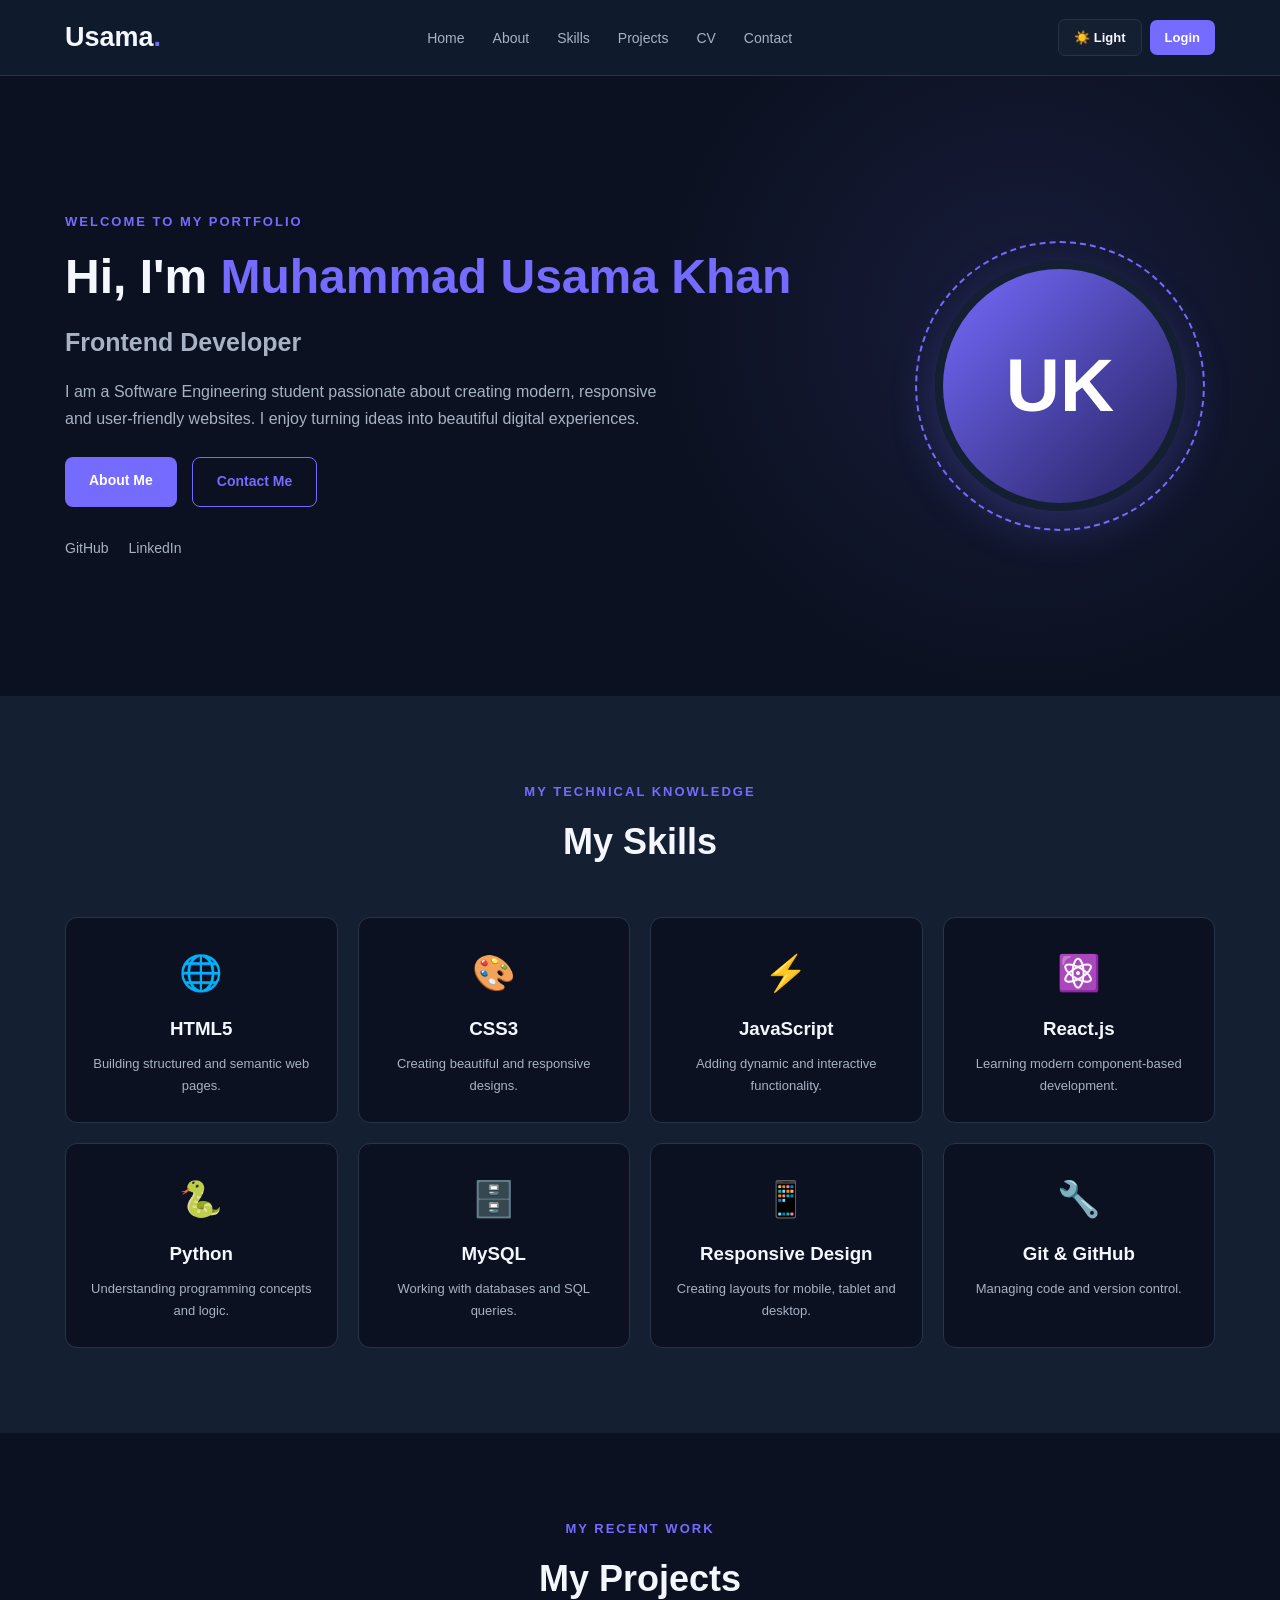
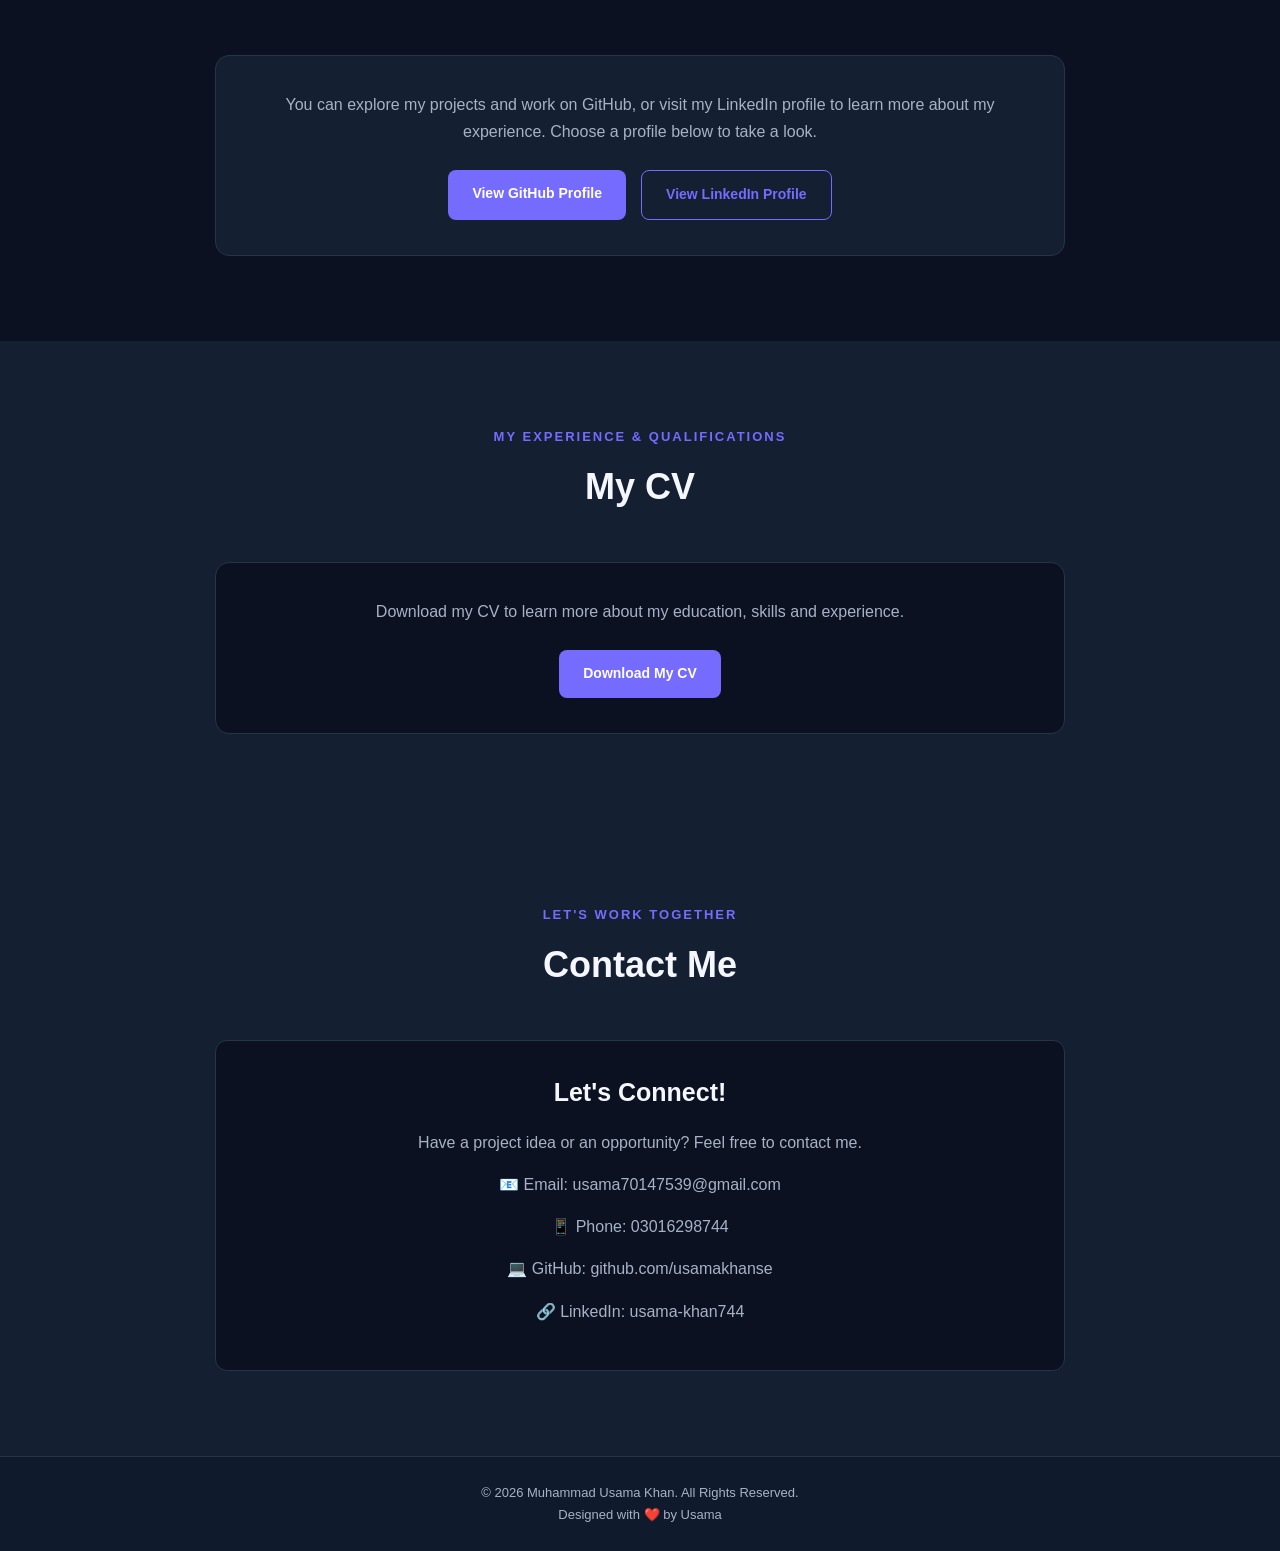
<file: index.html>
<!DOCTYPE html>
<html lang="en">
<head>
    <meta charset="UTF-8">
    <meta name="viewport" content="width=device-width, initial-scale=1.0">
    <meta name="description" content="Muhammad Usama Khan - Frontend Developer Portfolio">
    <title>Muhammad Usama Khan | Portfolio</title>

    <link rel="stylesheet" href="index.css">
</head>
<body>

    <!-- Navbar -->
    <header>
        <nav class="navbar container">
            <a href="#home" class="logo">Usama<span>.</span></a>

            <ul class="nav-links" id="navLinks">
                <li><a href="#home">Home</a></li>
                <li><a href="about.html">About</a></li>
                <li><a href="#skills">Skills</a></li>
                <li><a href="#projects">Projects</a></li>
                <li><a href="#cv">CV</a></li>
                <li><a href="#contact">Contact</a></li>
            </ul>

            <div class="nav-actions">
                <button id="themeToggle" class="theme-btn">
                    ☀️ Light
                </button>

                <button id="authBtn" class="auth-btn">
                    Login
                </button>

                <button class="menu-btn" id="menuBtn">☰</button>
            </div>
        </nav>
    </header>

    <!-- Hero Section -->
    <section class="hero" id="home">
        <div class="container hero-content">

            <div class="hero-text">
                <p class="welcome">WELCOME TO MY PORTFOLIO</p>

                <h1>Hi, I'm <span>Muhammad Usama Khan</span></h1>

                <h2>Frontend Developer</h2>

                <p>
                    I am a Software Engineering student passionate about
                    creating modern, responsive and user-friendly websites.
                    I enjoy turning ideas into beautiful digital experiences.
                </p>

                <div class="hero-buttons">
                    <a href="about.html" class="primary-btn">About Me</a>
                    <a href="#contact" class="secondary-btn">Contact Me</a>
                </div>

                <div class="social-links">
                    <a href="https://github.com/usamakhanse" target="_blank" rel="noopener noreferrer">GitHub</a>
                    <a href="https://www.linkedin.com/in/usama-khan744/" target="_blank" rel="noopener noreferrer">LinkedIn</a>
                </div>
            </div>

            <div class="hero-image">
                <div class="profile-circle">UK</div>
                <div class="image-decoration"></div>
            </div>

        </div>
    </section>

    <!-- Skills Section -->
    <section class="section alternate-bg" id="skills">
        <div class="container">

            <div class="section-heading">
                <p>MY TECHNICAL KNOWLEDGE</p>
                <h2>My Skills</h2>
            </div>

            <div class="skills-grid">

                <div class="skill-card">
                    <div class="skill-icon">🌐</div>
                    <h3>HTML5</h3>
                    <p>Building structured and semantic web pages.</p>
                </div>

                <div class="skill-card">
                    <div class="skill-icon">🎨</div>
                    <h3>CSS3</h3>
                    <p>Creating beautiful and responsive designs.</p>
                </div>

                <div class="skill-card">
                    <div class="skill-icon">⚡</div>
                    <h3>JavaScript</h3>
                    <p>Adding dynamic and interactive functionality.</p>
                </div>

                <div class="skill-card">
                    <div class="skill-icon">⚛️</div>
                    <h3>React.js</h3>
                    <p>Learning modern component-based development.</p>
                </div>

                <div class="skill-card">
                    <div class="skill-icon">🐍</div>
                    <h3>Python</h3>
                    <p>Understanding programming concepts and logic.</p>
                </div>

                <div class="skill-card">
                    <div class="skill-icon">🗄️</div>
                    <h3>MySQL</h3>
                    <p>Working with databases and SQL queries.</p>
                </div>

                <div class="skill-card">
                    <div class="skill-icon">📱</div>
                    <h3>Responsive Design</h3>
                    <p>Creating layouts for mobile, tablet and desktop.</p>
                </div>

                <div class="skill-card">
                    <div class="skill-icon">🔧</div>
                    <h3>Git & GitHub</h3>
                    <p>Managing code and version control.</p>
                </div>

            </div>
        </div>
    </section>

    <!-- Projects Section -->
    <section class="section" id="projects">
        <div class="container">

            <div class="section-heading">
                <p>MY RECENT WORK</p>
                <h2>My Projects</h2>
            </div>

            <div class="projects-card">
                <p>
                    You can explore my projects and work on GitHub, or visit
                    my LinkedIn profile to learn more about my experience.
                    Choose a profile below to take a look.
                </p>
                <div class="project-links">
                    <a href="https://github.com/usamakhanse"
                       class="primary-btn" target="_blank" rel="noopener noreferrer">
                        View GitHub Profile
                    </a>
                    <a href="https://www.linkedin.com/in/usama-khan744/?lipi=urn%3Ali%3Apage%3Ad_flagship3_profile_view_base_contact_details%3BCW14qRIPSRqYSxzOiuZx8A%3D%3D"
                       class="secondary-btn" target="_blank" rel="noopener noreferrer">
                        View LinkedIn Profile
                    </a>
                </div>
            </div>

        </div>
    </section>

    <!-- CV Section -->
    <section class="section alternate-bg" id="cv">
        <div class="container">

            <div class="section-heading">
                <p>MY EXPERIENCE & QUALIFICATIONS</p>
                <h2>My CV</h2>
            </div>

            <div class="cv-card">
                <p>Download my CV to learn more about my education, skills and experience.</p>
                <a href="usama-cv.pdf" class="primary-btn" download="Muhammad-Usama-Khan-CV.pdf">
                    Download My CV
                </a>
            </div>

        </div>
    </section>

    <!-- Contact Section -->
    <section class="section alternate-bg" id="contact">
        <div class="container">

            <div class="section-heading">
                <p>LET'S WORK TOGETHER</p>
                <h2>Contact Me</h2>
            </div>

            <div class="contact-content">

                <div class="contact-info">
                    <h3>Let's Connect!</h3>
                    <p>
                        Have a project idea or an opportunity?
                        Feel free to contact me.
                    </p>

                    <p>📧 Email: <a href="mailto:usama70147539@gmail.com">usama70147539@gmail.com</a></p>
                    <p>📱 Phone: <a href="tel:+923016298744">03016298744</a></p>
                    <p>💻 GitHub: <a href="https://github.com/usamakhanse" target="_blank" rel="noopener noreferrer">github.com/usamakhanse</a></p>
                    <p>🔗 LinkedIn: <a href="https://www.linkedin.com/in/usama-khan744/?lipi=urn%3Ali%3Apage%3Ad_flagship3_profile_view_base_contact_details%3BCW14qRIPSRqYSxzOiuZx8A%3D%3D" target="_blank" rel="noopener noreferrer">usama-khan744</a></p>
                </div>

            </div>
        </div>
    </section>

    <!-- Footer -->
    <footer>
        <div class="container">
            <p>© <span id="year"></span> Muhammad Usama Khan. All Rights Reserved.</p>
            <p>Designed with ❤️ by Usama</p>
        </div>
    </footer>

    <!-- Login Modal -->
    <div class="login-modal" id="loginModal">
        <div class="login-box" role="dialog" aria-modal="true" aria-labelledby="authTitle">
            <button class="close-btn" id="closeModal" type="button" aria-label="Close">&times;</button>
            <div class="login-icon" aria-hidden="true">👤</div>
            <h2 id="authTitle">Welcome Back!</h2>
            <p id="authSubtitle">Log in to your portfolio account</p>

            <form id="loginForm" class="auth-form">
                <label for="loginEmail">Email</label>
                <input type="email" id="loginEmail" autocomplete="email"
                       placeholder="you@example.com" required>
                <label for="loginPassword">Password</label>
                <input type="password" id="loginPassword" autocomplete="current-password"
                       placeholder="Enter your password" minlength="6" required>
                <button type="submit" class="primary-btn login-submit">Log In</button>
                <button type="button" class="auth-text-button" data-auth-mode="reset">Forgot password?</button>
                <p class="auth-switch">Don't have an account? <button type="button" class="auth-text-button" data-auth-mode="signup">Sign up</button></p>
            </form>

            <form id="signupForm" class="auth-form" hidden>
                <label for="signupEmail">Email</label>
                <input type="email" id="signupEmail" autocomplete="email"
                       placeholder="you@example.com" required>
                <label for="signupPassword">Password</label>
                <input type="password" id="signupPassword" autocomplete="new-password"
                       placeholder="At least 6 characters" minlength="6" required>
                <label for="signupConfirmPassword">Confirm password</label>
                <input type="password" id="signupConfirmPassword" autocomplete="new-password"
                       placeholder="Re-enter your password" minlength="6" required>
                <button type="submit" class="primary-btn login-submit">Create Account</button>
                <p class="auth-switch">Already have an account? <button type="button" class="auth-text-button" data-auth-mode="login">Log in</button></p>
            </form>

            <form id="resetForm" class="auth-form" hidden>
                <label for="resetEmail">Account email</label>
                <input type="email" id="resetEmail" autocomplete="email"
                       placeholder="you@example.com" required>
                <label for="resetPassword">New password</label>
                <input type="password" id="resetPassword" autocomplete="new-password"
                       placeholder="At least 6 characters" minlength="6" required>
                <label for="resetConfirmPassword">Confirm new password</label>
                <input type="password" id="resetConfirmPassword" autocomplete="new-password"
                       placeholder="Re-enter your password" minlength="6" required>
                <button type="submit" class="primary-btn login-submit">Reset Password</button>
                <p class="auth-switch">Local demo only: no email verification is sent.</p>
                <p class="auth-switch"><button type="button" class="auth-text-button" data-auth-mode="login">Back to log in</button></p>
            </form>

            <p id="loginMessage" class="login-message" role="status" aria-live="polite"></p>
        </div>
    </div>

    <script src="index.js"></script>
</body>
</html>
</file>
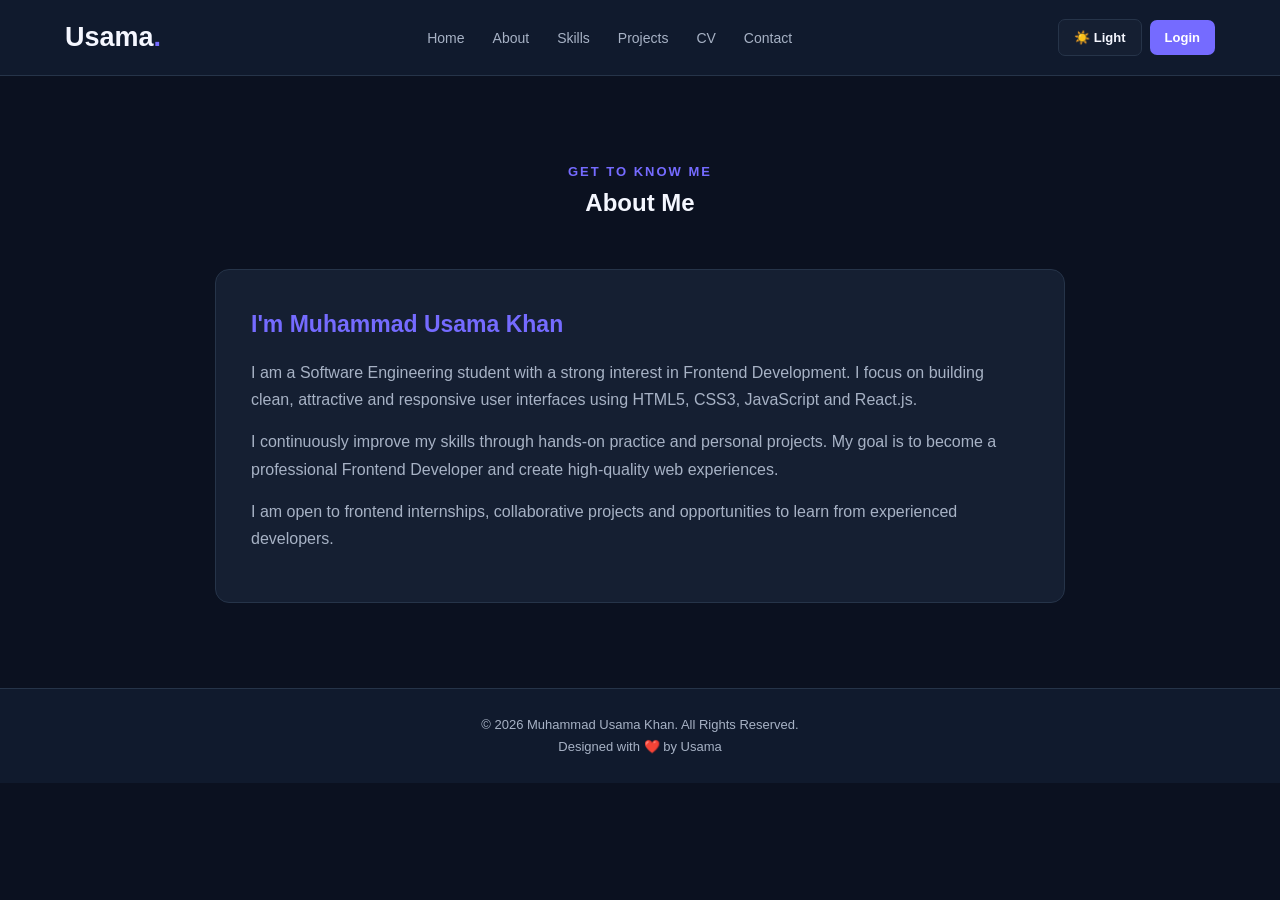
<file: about.html>
<!DOCTYPE html>
<html lang="en">
<head>
    <meta charset="UTF-8">
    <meta name="viewport" content="width=device-width, initial-scale=1.0">
    <meta name="description" content="About Muhammad Usama Khan, Frontend Developer">
    <title>About Me | Muhammad Usama Khan</title>

    <link rel="stylesheet" href="index.css">
</head>
<body>

    <header>
        <nav class="navbar container">
            <a href="index.html#home" class="logo">Usama<span>.</span></a>

            <ul class="nav-links" id="navLinks">
                <li><a href="index.html#home">Home</a></li>
                <li><a href="about.html" aria-current="page">About</a></li>
                <li><a href="index.html#skills">Skills</a></li>
                <li><a href="index.html#projects">Projects</a></li>
                <li><a href="index.html#cv">CV</a></li>
                <li><a href="index.html#contact">Contact</a></li>
            </ul>

            <div class="nav-actions">
                <button id="themeToggle" class="theme-btn">☀️ Light</button>
                <button id="authBtn" class="auth-btn">Login</button>
                <button class="menu-btn" id="menuBtn">☰</button>
            </div>
        </nav>
    </header>

    <main>
        <section class="section" id="about">
            <div class="container">

                <div class="section-heading">
                    <p>GET TO KNOW ME</p>
                    <h1>About Me</h1>
                </div>

                <div class="about-card">
                    <h3>I'm Muhammad Usama Khan</h3>

                    <p>
                        I am a Software Engineering student with a strong interest
                        in Frontend Development. I focus on building clean,
                        attractive and responsive user interfaces using HTML5,
                        CSS3, JavaScript and React.js.
                    </p>

                    <p>
                        I continuously improve my skills through hands-on practice
                        and personal projects. My goal is to become a professional
                        Frontend Developer and create high-quality web experiences.
                    </p>

                    <p>
                        I am open to frontend internships, collaborative projects
                        and opportunities to learn from experienced developers.
                    </p>
                </div>

            </div>
        </section>
    </main>

    <footer>
        <div class="container">
            <p>© <span id="year"></span> Muhammad Usama Khan. All Rights Reserved.</p>
            <p>Designed with ❤️ by Usama</p>
        </div>
    </footer>

    <div class="login-modal" id="loginModal">
        <div class="login-box" role="dialog" aria-modal="true" aria-labelledby="authTitle">
            <button class="close-btn" id="closeModal" type="button" aria-label="Close">&times;</button>
            <div class="login-icon" aria-hidden="true">👤</div>
            <h2 id="authTitle">Welcome Back!</h2>
            <p id="authSubtitle">Log in to your portfolio account</p>

            <form id="loginForm" class="auth-form">
                <label for="loginEmail">Email</label>
                <input type="email" id="loginEmail" autocomplete="email" placeholder="you@example.com" required>
                <label for="loginPassword">Password</label>
                <input type="password" id="loginPassword" autocomplete="current-password" placeholder="Enter your password" minlength="6" required>
                <button type="submit" class="primary-btn login-submit">Log In</button>
                <button type="button" class="auth-text-button" data-auth-mode="reset">Forgot password?</button>
                <p class="auth-switch">Don't have an account? <button type="button" class="auth-text-button" data-auth-mode="signup">Sign up</button></p>
            </form>

            <form id="signupForm" class="auth-form" hidden>
                <label for="signupEmail">Email</label>
                <input type="email" id="signupEmail" autocomplete="email" placeholder="you@example.com" required>
                <label for="signupPassword">Password</label>
                <input type="password" id="signupPassword" autocomplete="new-password" placeholder="At least 6 characters" minlength="6" required>
                <label for="signupConfirmPassword">Confirm password</label>
                <input type="password" id="signupConfirmPassword" autocomplete="new-password" placeholder="Re-enter your password" minlength="6" required>
                <button type="submit" class="primary-btn login-submit">Create Account</button>
                <p class="auth-switch">Already have an account? <button type="button" class="auth-text-button" data-auth-mode="login">Log in</button></p>
            </form>

            <form id="resetForm" class="auth-form" hidden>
                <label for="resetEmail">Account email</label>
                <input type="email" id="resetEmail" autocomplete="email" placeholder="you@example.com" required>
                <label for="resetPassword">New password</label>
                <input type="password" id="resetPassword" autocomplete="new-password" placeholder="At least 6 characters" minlength="6" required>
                <label for="resetConfirmPassword">Confirm new password</label>
                <input type="password" id="resetConfirmPassword" autocomplete="new-password" placeholder="Re-enter your password" minlength="6" required>
                <button type="submit" class="primary-btn login-submit">Reset Password</button>
                <p class="auth-switch">Local demo only: no email verification is sent.</p>
                <p class="auth-switch"><button type="button" class="auth-text-button" data-auth-mode="login">Back to log in</button></p>
            </form>

            <p id="loginMessage" class="login-message" role="status" aria-live="polite"></p>
        </div>
    </div>

    <script src="index.js"></script>
</body>
</html>
</file>
<file: index.css>
/* GENERAL SETTINGS */
* {
    margin: 0;
    padding: 0;
    box-sizing: border-box;
    scroll-behavior: smooth;
}

:root {
    --bg: #0b1120;
    --card: #151f32;
    --text: #f5f7ff;
    --muted: #a7b2c5;
    --nav: #101a2d;
    --border: #263449;
    --accent: #756bff;
    --accent-hover: #5c52e8;
}

body.light-mode {
    --bg: #f4f7fc;
    --card: #ffffff;
    --text: #172033;
    --muted: #586579;
    --nav: #ffffff;
    --border: #dce3ed;
    --accent: #6257ed;
    --accent-hover: #4f45d5;
}

body {
    font-family: Arial, sans-serif;
    background: var(--bg);
    color: var(--text);
    line-height: 1.7;
    transition: background 0.3s, color 0.3s;
}

.container {
    width: 90%;
    max-width: 1150px;
    margin: auto;
}

a {
    text-decoration: none;
    color: inherit;
}

button {
    font-family: inherit;
}

/* NAVBAR */
header {
    background: var(--nav);
    position: sticky;
    top: 0;
    z-index: 1000;
    border-bottom: 1px solid var(--border);
}

.navbar {
    min-height: 75px;
    display: flex;
    align-items: center;
    justify-content: space-between;
    gap: 20px;
}

.logo {
    font-size: 27px;
    font-weight: bold;
    color: var(--text);
}

.logo span {
    color: var(--accent);
}

.nav-links {
    display: flex;
    align-items: center;
    list-style: none;
    gap: 28px;
}

.nav-links a {
    color: var(--muted);
    font-size: 14px;
    transition: 0.3s;
}

.nav-links a:hover {
    color: var(--accent);
}

.nav-actions {
    display: flex;
    align-items: center;
    gap: 8px;
}

.theme-btn,
.auth-btn,
.menu-btn {
    border: none;
    padding: 10px 15px;
    border-radius: 7px;
    cursor: pointer;
    font-size: 13px;
    font-weight: bold;
    transition: 0.3s;
}

.theme-btn {
    background: var(--card);
    color: var(--text);
    border: 1px solid var(--border);
}

.auth-btn {
    background: var(--accent);
    color: white;
}

.theme-btn:hover,
.auth-btn:hover {
    transform: translateY(-2px);
}

.menu-btn {
    display: none;
    background: var(--card);
    color: var(--text);
}

/* HERO SECTION */
.hero {
    min-height: 620px;
    display: flex;
    align-items: center;
    background:
        radial-gradient(circle at 80% 40%, rgba(117,107,255,0.12), transparent 35%);
}

.hero-content {
    display: flex;
    align-items: center;
    justify-content: space-between;
    gap: 60px;
    padding: 80px 0;
}

.hero-text {
    flex: 1;
}

.welcome,
.section-heading p {
    color: var(--accent);
    font-weight: bold;
    letter-spacing: 2px;
    font-size: 13px;
}

.hero-text h1 {
    font-size: 48px;
    line-height: 1.2;
    margin: 15px 0;
}

.hero-text h1 span {
    color: var(--accent);
}

.hero-text h2 {
    font-size: 25px;
    color: var(--muted);
    margin-bottom: 15px;
}

.hero-text > p:not(.welcome) {
    color: var(--muted);
    max-width: 600px;
    margin-bottom: 25px;
}

.hero-buttons {
    display: flex;
    gap: 15px;
    flex-wrap: wrap;
}

.primary-btn,
.secondary-btn {
    display: inline-block;
    padding: 12px 24px;
    border-radius: 8px;
    border: none;
    cursor: pointer;
    font-size: 14px;
    font-weight: bold;
    transition: 0.3s;
}

.primary-btn {
    background: var(--accent);
    color: white;
}

.primary-btn:hover {
    background: var(--accent-hover);
    transform: translateY(-3px);
}

.secondary-btn {
    border: 1px solid var(--accent);
    color: var(--accent);
}

.secondary-btn:hover {
    background: var(--accent);
    color: white;
}

.social-links {
    display: flex;
    gap: 20px;
    margin-top: 30px;
}

.social-links a {
    color: var(--muted);
    font-size: 14px;
}

.social-links a:hover {
    color: var(--accent);
}

/* PROFILE IMAGE PLACEHOLDER */
.hero-image {
    width: 310px;
    height: 310px;
    position: relative;
    display: flex;
    align-items: center;
    justify-content: center;
    flex-shrink: 0;
}

.profile-circle {
    width: 250px;
    height: 250px;
    background: linear-gradient(135deg, #756bff, #24205b);
    border: 8px solid var(--card);
    border-radius: 50%;
    display: flex;
    align-items: center;
    justify-content: center;
    font-size: 75px;
    font-weight: bold;
    color: white;
    position: relative;
    z-index: 2;
    box-shadow: 0 15px 45px rgba(117,107,255,0.25);
}

.image-decoration {
    position: absolute;
    width: 290px;
    height: 290px;
    border: 2px dashed var(--accent);
    border-radius: 50%;
    animation: rotate 15s linear infinite;
}

@keyframes rotate {
    to {
        transform: rotate(360deg);
    }
}

/* COMMON SECTION */
.section {
    padding: 85px 0;
}

.alternate-bg {
    background: var(--card);
}

.section-heading {
    text-align: center;
    margin-bottom: 45px;
}

.section-heading h2 {
    font-size: 36px;
    margin-top: 8px;
}

/* ABOUT */
.about-card {
    max-width: 850px;
    margin: auto;
    padding: 35px;
    background: var(--card);
    border: 1px solid var(--border);
    border-radius: 14px;
}

.about-card h3 {
    font-size: 23px;
    margin-bottom: 15px;
    color: var(--accent);
}

.about-card p {
    color: var(--muted);
    margin-bottom: 15px;
}

/* CV */
.cv-card {
    max-width: 850px;
    margin: auto;
    padding: 35px;
    background: var(--bg);
    border: 1px solid var(--border);
    border-radius: 14px;
    text-align: center;
}

.cv-card p {
    color: var(--muted);
    margin-bottom: 25px;
}

/* SKILLS */
.skills-grid {
    display: grid;
    grid-template-columns: repeat(4, 1fr);
    gap: 20px;
}

.skill-card {
    background: var(--bg);
    border: 1px solid var(--border);
    border-radius: 12px;
    padding: 25px 20px;
    text-align: center;
    transition: 0.3s;
}

.skill-card:hover {
    transform: translateY(-7px);
    border-color: var(--accent);
}

.skill-icon {
    font-size: 35px;
    margin-bottom: 10px;
}

.skill-card h3 {
    margin-bottom: 8px;
}

.skill-card p {
    color: var(--muted);
    font-size: 13px;
}

/* PROJECTS */
.projects-card {
    max-width: 850px;
    margin: auto;
    padding: 35px;
    background: var(--card);
    border: 1px solid var(--border);
    border-radius: 14px;
    text-align: center;
}

.projects-card p {
    color: var(--muted);
    margin-bottom: 25px;
}

.project-links {
    display: flex;
    justify-content: center;
    gap: 15px;
    flex-wrap: wrap;
}

/* CONTACT */
.contact-content {
    max-width: 850px;
    margin: auto;
}

.contact-info {
    background: var(--bg);
    padding: 30px;
    border: 1px solid var(--border);
    border-radius: 12px;
    text-align: center;
}

.contact-info h3 {
    font-size: 25px;
    margin-bottom: 15px;
}

.contact-info p {
    color: var(--muted);
    margin-bottom: 15px;
}

/* FOOTER */
footer {
    padding: 25px 0;
    text-align: center;
    background: var(--nav);
    border-top: 1px solid var(--border);
}

footer p {
    color: var(--muted);
    font-size: 13px;
}

/* LOGIN MODAL */
.login-modal {
    display: none;
    position: fixed;
    inset: 0;
    background: rgba(0,0,0,0.75);
    z-index: 2000;
    justify-content: center;
    align-items: center;
    padding: 20px;
}

.login-box {
    width: 100%;
    max-width: 400px;
    max-height: 90vh;
    overflow-y: auto;
    background: var(--card);
    color: var(--text);
    padding: 35px;
    border-radius: 15px;
    position: relative;
    text-align: center;
    box-shadow: 0 15px 50px rgba(0,0,0,0.3);
}

.close-btn {
    position: absolute;
    right: 15px;
    top: 10px;
    border: none;
    background: transparent;
    color: var(--text);
    font-size: 30px;
    cursor: pointer;
}

.login-icon {
    font-size: 45px;
    margin-bottom: 10px;
}

.login-box h2 {
    font-size: 27px;
    margin-bottom: 5px;
}

.login-box > p:not(.login-message) {
    color: var(--muted);
    font-size: 14px;
    margin-bottom: 20px;
}

.auth-form {
    display: flex;
    flex-direction: column;
    gap: 10px;
    text-align: left;
}

.auth-form[hidden] {
    display: none;
}

.auth-form label {
    color: var(--muted);
    font-size: 13px;
    font-weight: bold;
}

.login-box input {
    padding: 13px;
    width: 100%;
    border: 1px solid var(--border);
    border-radius: 7px;
    background: var(--bg);
    color: var(--text);
    outline: none;
}

.login-box input:focus {
    border-color: var(--accent);
}

.login-submit {
    width: 100%;
    margin-top: 8px;
}

.login-box button:disabled {
    cursor: wait;
    opacity: 0.65;
}

.auth-text-button {
    border: 0;
    padding: 0;
    background: none;
    color: var(--accent);
    font: inherit;
    font-size: 13px;
    cursor: pointer;
}

.auth-text-button:hover {
    text-decoration: underline;
}

.auth-form > .auth-text-button {
    align-self: flex-end;
}

.auth-switch {
    margin: 4px 0 0;
    color: var(--muted);
    font-size: 13px;
    text-align: center;
}

.login-message {
    margin-top: 15px;
    font-size: 13px;
    color: var(--accent);
}

.login-message[data-state="error"] {
    color: #ff7777;
}

.login-message[data-state="success"] {
    color: #51c99a;
}

/* MOBILE RESPONSIVE */
@media (max-width: 900px) {

    .nav-links {
        gap: 15px;
    }

    .skills-grid {
        grid-template-columns: repeat(2, 1fr);
    }

    .hero-text h1 {
        font-size: 38px;
    }
}

@media (max-width: 700px) {

    .navbar {
        flex-wrap: wrap;
        padding: 15px 0;
    }

    .menu-btn {
        display: block;
    }

    .nav-links {
        display: none;
        width: 100%;
        flex-direction: column;
        align-items: flex-start;
        padding: 15px 0;
    }

    .nav-links.active {
        display: flex;
    }

    .hero-content {
        flex-direction: column-reverse;
        text-align: center;
        gap: 35px;
    }

    .hero-text h1 {
        font-size: 34px;
    }

    .hero-buttons,
    .social-links {
        justify-content: center;
    }

    .hero-image {
        width: 240px;
        height: 240px;
    }

    .profile-circle {
        width: 190px;
        height: 190px;
        font-size: 60px;
    }

    .image-decoration {
        width: 220px;
        height: 220px;
    }

    .section {
        padding: 60px 0;
    }
}

@media (max-width: 450px) {

    .container {
        width: 92%;
    }

    .logo {
        font-size: 22px;
    }

    .theme-btn,
    .auth-btn,
    .menu-btn {
        padding: 8px 10px;
        font-size: 11px;
    }

    .skills-grid {
        grid-template-columns: 1fr;
    }

    .hero-text h1 {
        font-size: 29px;
    }

    .section-heading h2 {
        font-size: 29px;
    }

    .about-card,
    .projects-card,
    .contact-info,
    .cv-card {
        padding: 20px;
    }
}
</file>
